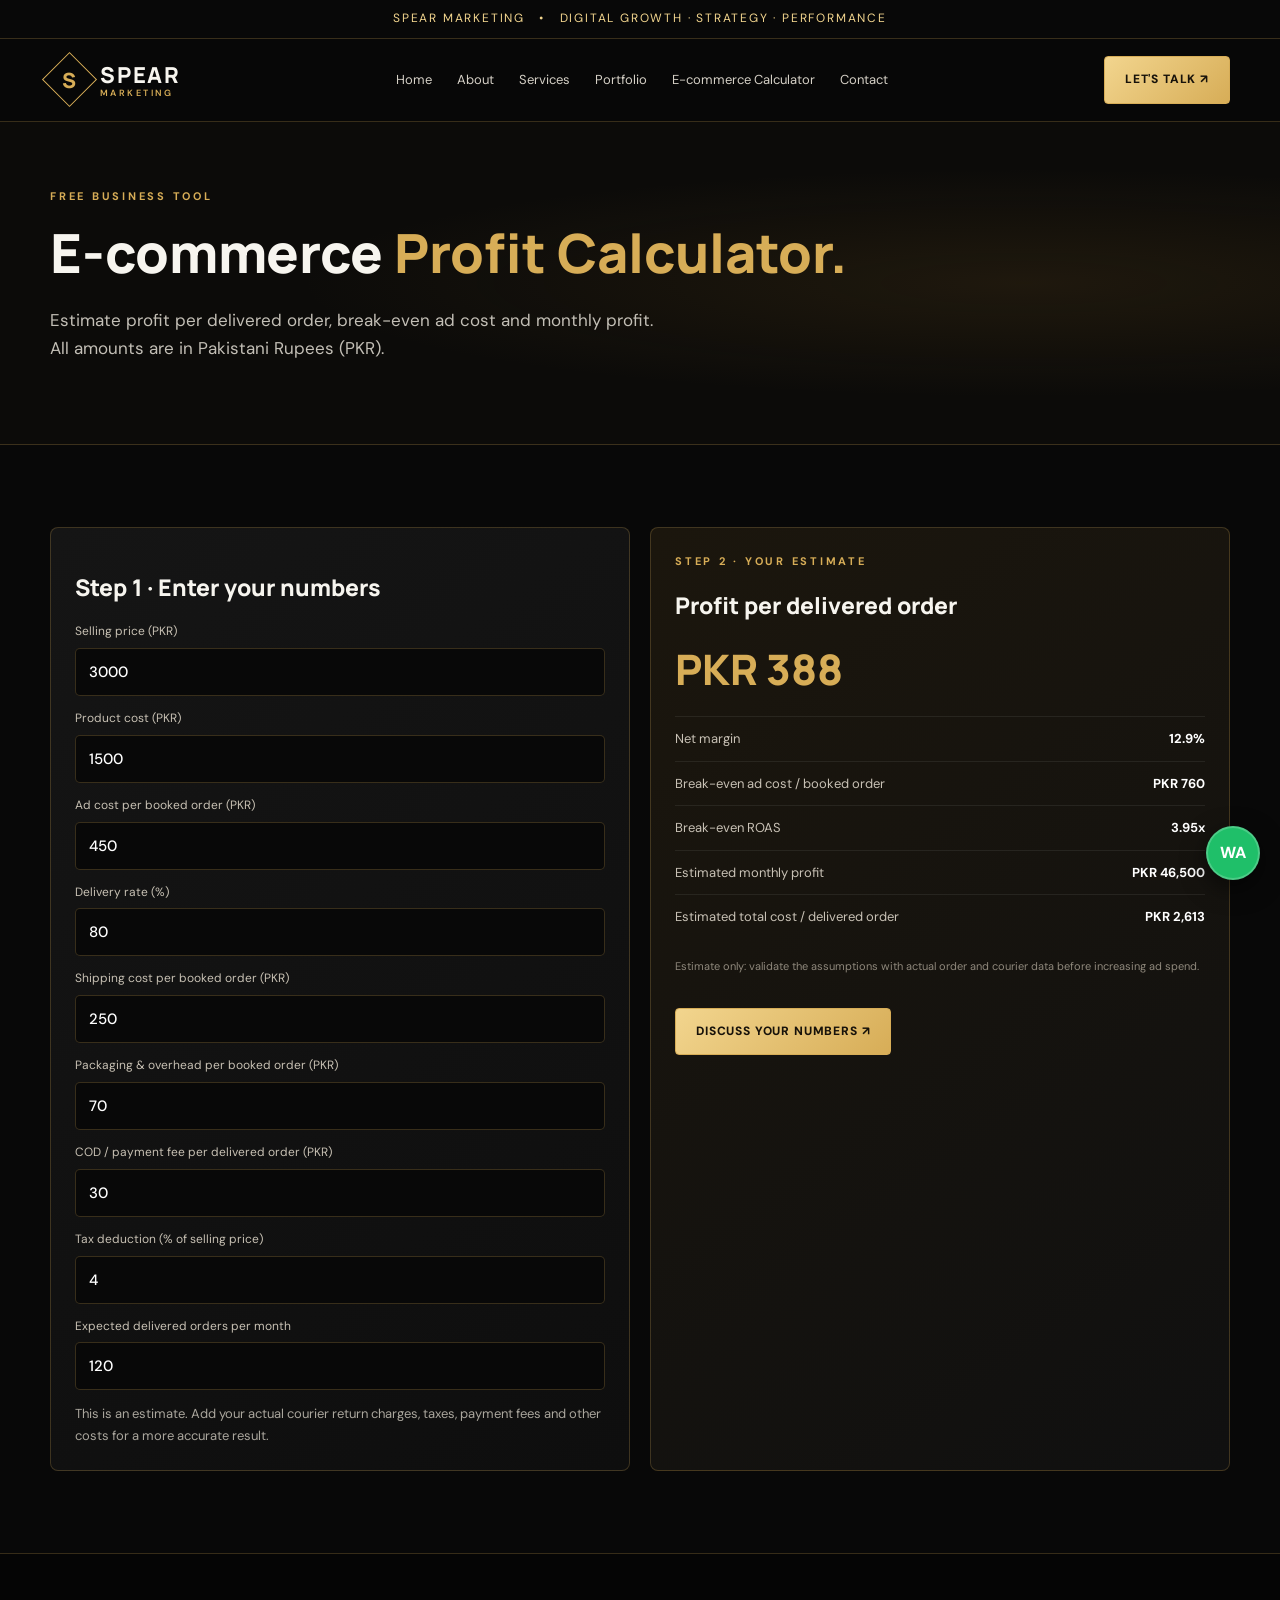
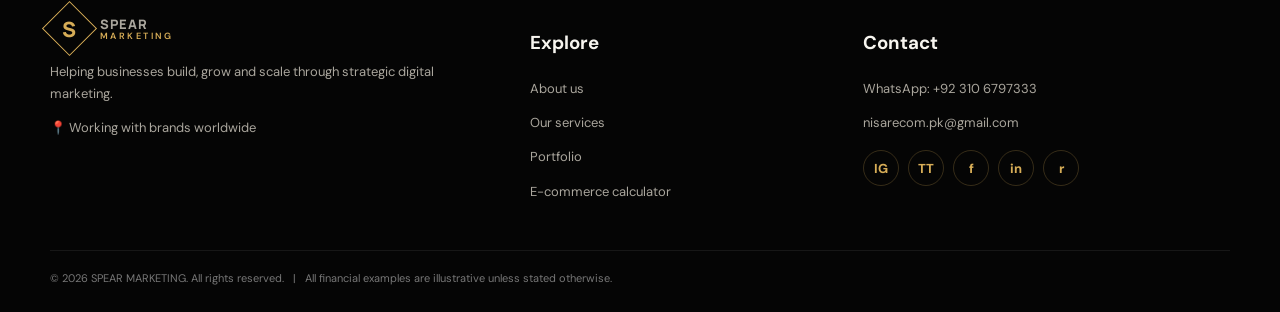
<file: calculator.html>
<!doctype html><html lang="en"><head><meta charset="utf-8"><meta name="viewport" content="width=device-width,initial-scale=1"><title>E-commerce Profit Calculator | SPEAR MARKETING</title><link rel="stylesheet" href="styles.css"></head><body>
<div class="topline">SPEAR MARKETING &nbsp; • &nbsp; DIGITAL GROWTH · STRATEGY · PERFORMANCE</div>
<header class="nav"><div class="wrap navin">
<a class="brand" href="index.html"><span class="brandmark"><span>S</span></span><span>SPEAR<small>MARKETING</small></span></a>
<button class="mobile-toggle" aria-label="Open menu" onclick="document.querySelector('.links').classList.toggle('open')">☰</button>
<nav class="links"><a href="index.html">Home</a><a href="about.html">About</a><a href="services.html">Services</a><a href="portfolio.html">Portfolio</a><a href="calculator.html">E-commerce Calculator</a><a href="contact.html">Contact</a></nav>
<a class="btn navcta" href="https://wa.me/923106797333?text=Hello%20SPEAR%20MARKETING%2C%20I%27d%20like%20to%20discuss%20my%20business." target="_blank" rel="noopener">Let's Talk ↗</a>
</div></header>
<section class="pagehero"><div class="wrap"><div class="eyebrow">Free business tool</div><h1>E-commerce <span class="gold">Profit Calculator.</span></h1><p class="lead">Estimate profit per delivered order, break-even ad cost and monthly profit. All amounts are in Pakistani Rupees (PKR).</p></div></section><section class="section"><div class="wrap calc-layout"><div class="card"><h2 style="font:800 23px Manrope">Step 1 · Enter your numbers</h2>
<div class="field"><label>Selling price (PKR)</label><input id="selling" type="number" min="0" value="3000"></div>
<div class="field"><label>Product cost (PKR)</label><input id="product" type="number" min="0" value="1500"></div>
<div class="field"><label>Ad cost per booked order (PKR)</label><input id="ads" type="number" min="0" value="450"></div>
<div class="field"><label>Delivery rate (%)</label><input id="delivery" type="number" min="1" max="100" value="80"></div>
<div class="field"><label>Shipping cost per booked order (PKR)</label><input id="shipping" type="number" min="0" value="250"></div>
<div class="field"><label>Packaging & overhead per booked order (PKR)</label><input id="overhead" type="number" min="0" value="70"></div>
<div class="field"><label>COD / payment fee per delivered order (PKR)</label><input id="fee" type="number" min="0" value="30"></div>
<div class="field"><label>Tax deduction (% of selling price)</label><input id="tax" type="number" min="0" max="100" value="4"></div>
<div class="field"><label>Expected delivered orders per month</label><input id="orders" type="number" min="0" value="120"></div>
<p class="note">This is an estimate. Add your actual courier return charges, taxes, payment fees and other costs for a more accurate result.</p></div>
<div class="result"><div class="eyebrow">Step 2 · Your estimate</div><h2 style="font:800 23px Manrope">Profit per delivered order</h2><div class="big-result" id="profit">PKR 0</div>
<div class="resultrow"><span>Net margin</span><b id="margin">0%</b></div><div class="resultrow"><span>Break-even ad cost / booked order</span><b id="breakEven">PKR 0</b></div><div class="resultrow"><span>Break-even ROAS</span><b id="roas">0.00x</b></div><div class="resultrow"><span>Estimated monthly profit</span><b id="monthly">PKR 0</b></div><div class="resultrow"><span>Estimated total cost / delivered order</span><b id="totalcost">PKR 0</b></div><p class="note" id="warning" style="margin-top:18px">Change any value to update the estimate instantly.</p><a class="btn" style="margin-top:22px" href="https://wa.me/923106797333?text=Hello%20SPEAR%20MARKETING%2C%20I%27d%20like%20to%20discuss%20my%20business." target="_blank">Discuss Your Numbers ↗</a></div></div></section>
<footer class="footer"><div class="wrap"><div class="footer-grid">
<div><a class="brand" href="index.html"><span class="brandmark"><span>S</span></span><span>SPEAR<small>MARKETING</small></span></a><p>Helping businesses build, grow and scale through strategic digital marketing.</p><p>📍 Working with brands worldwide</p></div>
<div><h3>Explore</h3><p><a href="about.html">About us</a></p><p><a href="services.html">Our services</a></p><p><a href="portfolio.html">Portfolio</a></p><p><a href="calculator.html">E-commerce calculator</a></p></div>
<div><h3>Contact</h3><p><a href="https://wa.me/923106797333?text=Hello%20SPEAR%20MARKETING%2C%20I%27d%20like%20to%20discuss%20my%20business." target="_blank">WhatsApp: +92 310 6797333</a></p><p><a href="mailto:nisarecom.pk@gmail.com">nisarecom.pk@gmail.com</a></p><div class="socials"><a class="social" href="https://www.instagram.com/nisarecom12?psln=MXdkYzdqdjZ5NmF3eg%3D%3D&utm_source=qr" target="_blank" rel="noopener" aria-label="Instagram" title="Instagram">IG</a><a class="social" href="https://www.tiktok.com/@nisaresggk2?_r=1&_t=ZN-9BBRalmDJyA" target="_blank" rel="noopener" aria-label="TikTok" title="TikTok">TT</a><a class="social" href="https://www.facebook.com/share/1CEMKwUe55/?mibextid=wwXIfr" target="_blank" rel="noopener" aria-label="Facebook" title="Facebook">f</a><a class="social" href="https://www.linkedin.com/in/nisar-ali-ahmad-375944449?utm_source=share_via&utm_content=profile&utm_medium=member_android" target="_blank" rel="noopener" aria-label="LinkedIn" title="LinkedIn">in</a><a class="social" href="https://www.reddit.com/u/nisar011/s/bb8wzmJRnW" target="_blank" rel="noopener" aria-label="Reddit" title="Reddit">r</a></div></div>
</div><div class="footbottom">© 2026 SPEAR MARKETING. All rights reserved. &nbsp; | &nbsp; All financial examples are illustrative unless stated otherwise.</div></div></footer>
<a href="https://wa.me/923106797333?text=Hello%20SPEAR%20MARKETING%2C%20I%27d%20like%20to%20discuss%20my%20business." target="_blank" rel="noopener" class="whatsapp-float" aria-label="Chat on WhatsApp">WA</a>
<script src="script.js"></script></body></html>
</file>
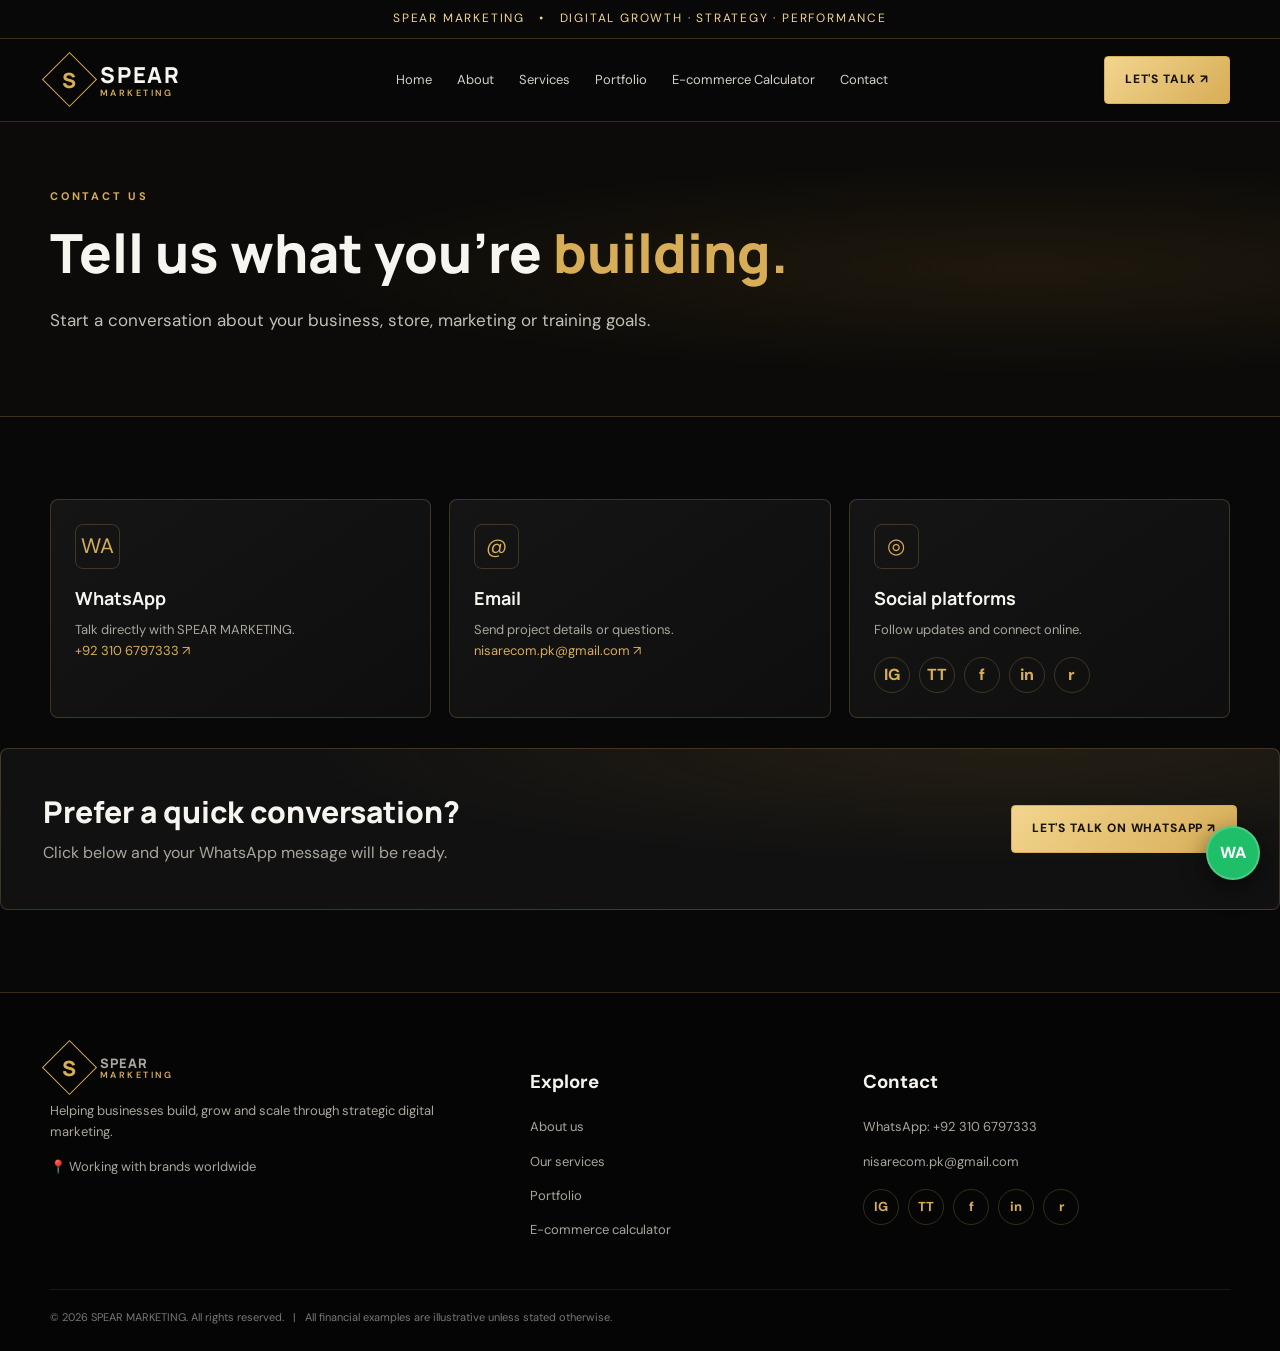
<file: contact.html>
<!doctype html><html lang="en"><head><meta charset="utf-8"><meta name="viewport" content="width=device-width,initial-scale=1"><title>Contact | SPEAR MARKETING</title><link rel="stylesheet" href="styles.css"></head><body>
<div class="topline">SPEAR MARKETING &nbsp; • &nbsp; DIGITAL GROWTH · STRATEGY · PERFORMANCE</div>
<header class="nav"><div class="wrap navin">
<a class="brand" href="index.html"><span class="brandmark"><span>S</span></span><span>SPEAR<small>MARKETING</small></span></a>
<button class="mobile-toggle" aria-label="Open menu" onclick="document.querySelector('.links').classList.toggle('open')">☰</button>
<nav class="links"><a href="index.html">Home</a><a href="about.html">About</a><a href="services.html">Services</a><a href="portfolio.html">Portfolio</a><a href="calculator.html">E-commerce Calculator</a><a href="contact.html">Contact</a></nav>
<a class="btn navcta" href="https://wa.me/923106797333?text=Hello%20SPEAR%20MARKETING%2C%20I%27d%20like%20to%20discuss%20my%20business." target="_blank" rel="noopener">Let's Talk ↗</a>
</div></header>
<section class="pagehero"><div class="wrap"><div class="eyebrow">Contact us</div><h1>Tell us what you're <span class="gold">building.</span></h1><p class="lead">Start a conversation about your business, store, marketing or training goals.</p></div></section><section class="section"><div class="wrap grid cols3"><article class="card"><div class="iconbox">WA</div><h3>WhatsApp</h3><p>Talk directly with SPEAR MARKETING.</p><p><a class="gold" href="https://wa.me/923106797333?text=Hello%20SPEAR%20MARKETING%2C%20I%27d%20like%20to%20discuss%20my%20business." target="_blank">+92 310 6797333 ↗</a></p></article><article class="card"><div class="iconbox">@</div><h3>Email</h3><p>Send project details or questions.</p><p><a class="gold" href="mailto:nisarecom.pk@gmail.com">nisarecom.pk@gmail.com ↗</a></p></article><article class="card"><div class="iconbox">◎</div><h3>Social platforms</h3><p>Follow updates and connect online.</p><div class="socials"><a class="social" href="https://www.instagram.com/nisarecom12?psln=MXdkYzdqdjZ5NmF3eg%3D%3D&utm_source=qr" target="_blank" rel="noopener" aria-label="Instagram" title="Instagram">IG</a><a class="social" href="https://www.tiktok.com/@nisaresggk2?_r=1&_t=ZN-9BBRalmDJyA" target="_blank" rel="noopener" aria-label="TikTok" title="TikTok">TT</a><a class="social" href="https://www.facebook.com/share/1CEMKwUe55/?mibextid=wwXIfr" target="_blank" rel="noopener" aria-label="Facebook" title="Facebook">f</a><a class="social" href="https://www.linkedin.com/in/nisar-ali-ahmad-375944449?utm_source=share_via&utm_content=profile&utm_medium=member_android" target="_blank" rel="noopener" aria-label="LinkedIn" title="LinkedIn">in</a><a class="social" href="https://www.reddit.com/u/nisar011/s/bb8wzmJRnW" target="_blank" rel="noopener" aria-label="Reddit" title="Reddit">r</a></div></article></div><div class="cta" style="margin-top:30px"><div><h2>Prefer a quick conversation?</h2><p style="color:var(--muted);margin:0">Click below and your WhatsApp message will be ready.</p></div><a class="btn" href="https://wa.me/923106797333?text=Hello%20SPEAR%20MARKETING%2C%20I%27d%20like%20to%20discuss%20my%20business." target="_blank">Let's Talk on WhatsApp ↗</a></div></div></section>
<footer class="footer"><div class="wrap"><div class="footer-grid">
<div><a class="brand" href="index.html"><span class="brandmark"><span>S</span></span><span>SPEAR<small>MARKETING</small></span></a><p>Helping businesses build, grow and scale through strategic digital marketing.</p><p>📍 Working with brands worldwide</p></div>
<div><h3>Explore</h3><p><a href="about.html">About us</a></p><p><a href="services.html">Our services</a></p><p><a href="portfolio.html">Portfolio</a></p><p><a href="calculator.html">E-commerce calculator</a></p></div>
<div><h3>Contact</h3><p><a href="https://wa.me/923106797333?text=Hello%20SPEAR%20MARKETING%2C%20I%27d%20like%20to%20discuss%20my%20business." target="_blank">WhatsApp: +92 310 6797333</a></p><p><a href="mailto:nisarecom.pk@gmail.com">nisarecom.pk@gmail.com</a></p><div class="socials"><a class="social" href="https://www.instagram.com/nisarecom12?psln=MXdkYzdqdjZ5NmF3eg%3D%3D&utm_source=qr" target="_blank" rel="noopener" aria-label="Instagram" title="Instagram">IG</a><a class="social" href="https://www.tiktok.com/@nisaresggk2?_r=1&_t=ZN-9BBRalmDJyA" target="_blank" rel="noopener" aria-label="TikTok" title="TikTok">TT</a><a class="social" href="https://www.facebook.com/share/1CEMKwUe55/?mibextid=wwXIfr" target="_blank" rel="noopener" aria-label="Facebook" title="Facebook">f</a><a class="social" href="https://www.linkedin.com/in/nisar-ali-ahmad-375944449?utm_source=share_via&utm_content=profile&utm_medium=member_android" target="_blank" rel="noopener" aria-label="LinkedIn" title="LinkedIn">in</a><a class="social" href="https://www.reddit.com/u/nisar011/s/bb8wzmJRnW" target="_blank" rel="noopener" aria-label="Reddit" title="Reddit">r</a></div></div>
</div><div class="footbottom">© 2026 SPEAR MARKETING. All rights reserved. &nbsp; | &nbsp; All financial examples are illustrative unless stated otherwise.</div></div></footer>
<a href="https://wa.me/923106797333?text=Hello%20SPEAR%20MARKETING%2C%20I%27d%20like%20to%20discuss%20my%20business." target="_blank" rel="noopener" class="whatsapp-float" aria-label="Chat on WhatsApp">WA</a>
<script src="script.js"></script></body></html>
</file>
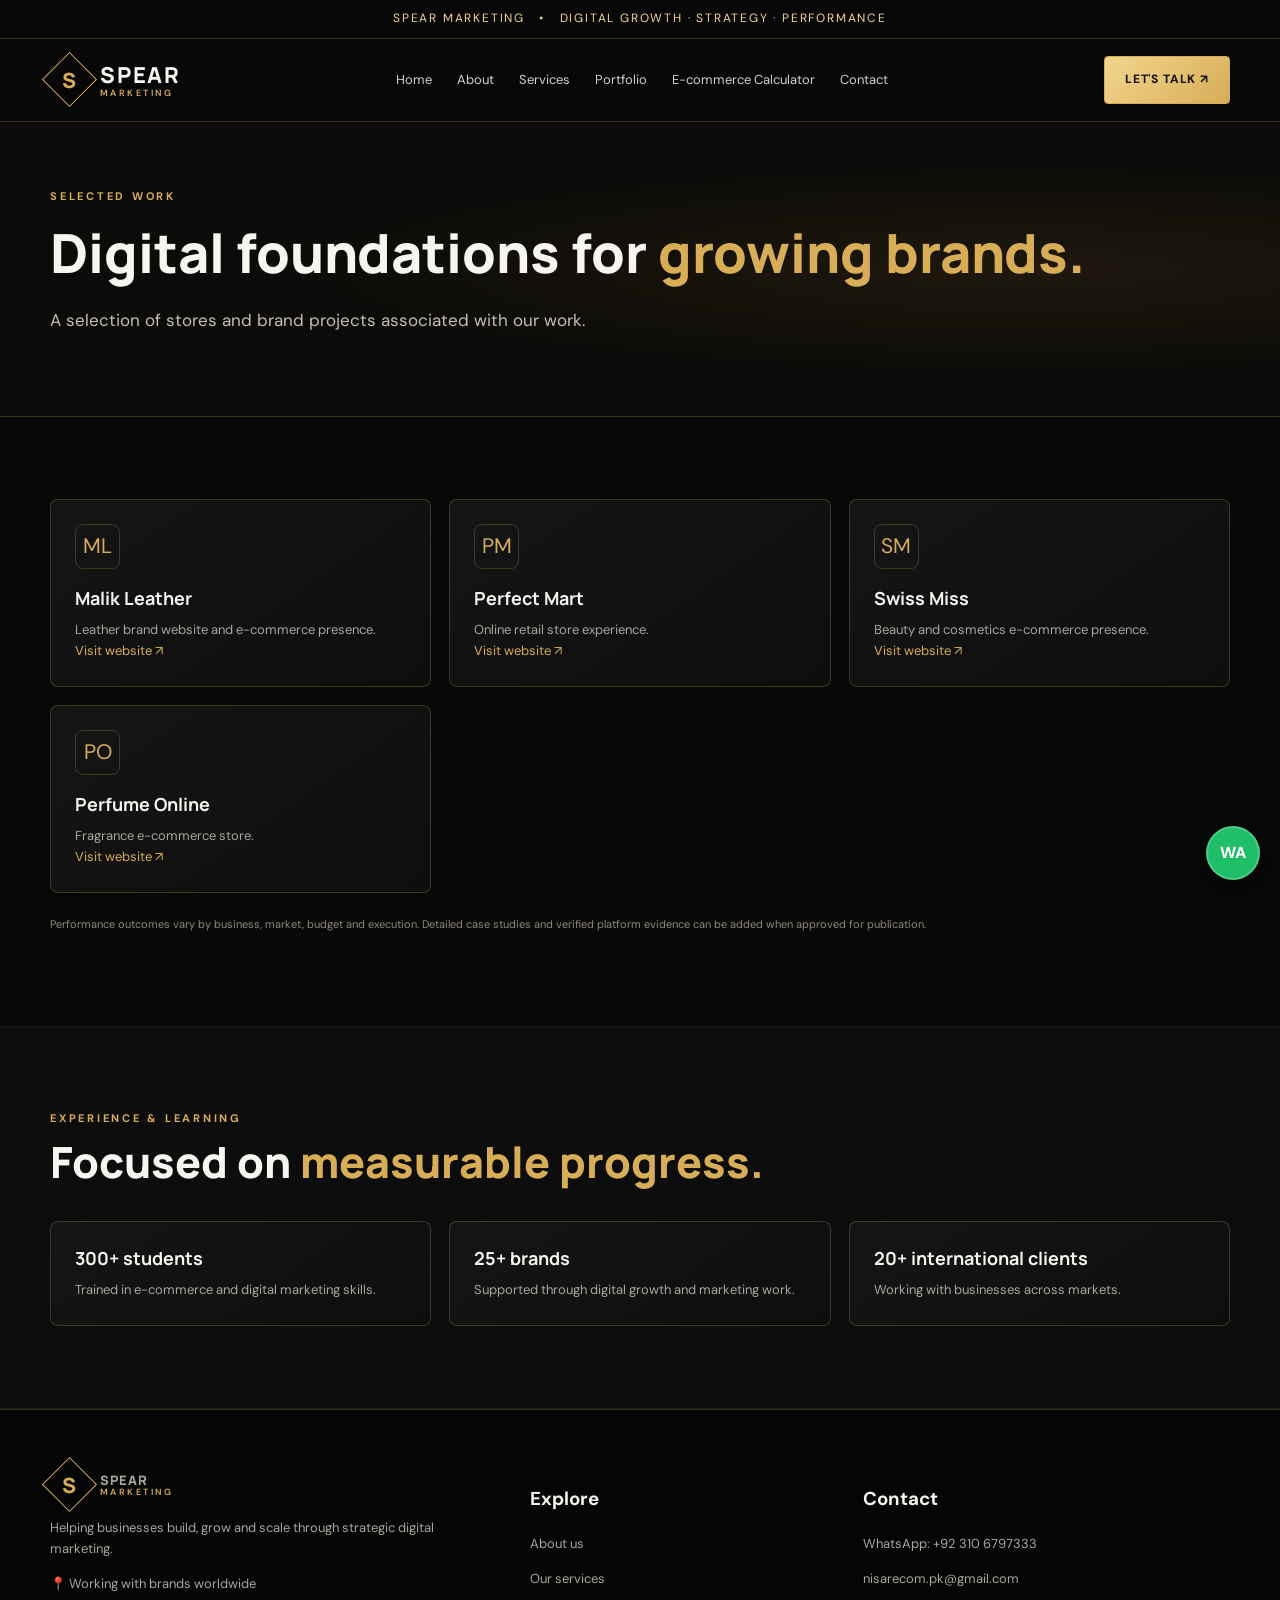
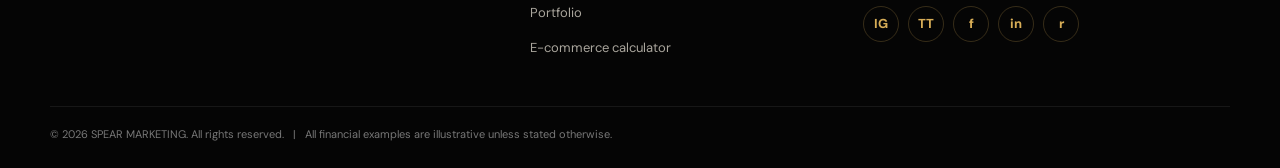
<file: portfolio.html>
<!doctype html><html lang="en"><head><meta charset="utf-8"><meta name="viewport" content="width=device-width,initial-scale=1"><title>Portfolio | SPEAR MARKETING</title><link rel="stylesheet" href="styles.css"></head><body>
<div class="topline">SPEAR MARKETING &nbsp; • &nbsp; DIGITAL GROWTH · STRATEGY · PERFORMANCE</div>
<header class="nav"><div class="wrap navin">
<a class="brand" href="index.html"><span class="brandmark"><span>S</span></span><span>SPEAR<small>MARKETING</small></span></a>
<button class="mobile-toggle" aria-label="Open menu" onclick="document.querySelector('.links').classList.toggle('open')">☰</button>
<nav class="links"><a href="index.html">Home</a><a href="about.html">About</a><a href="services.html">Services</a><a href="portfolio.html">Portfolio</a><a href="calculator.html">E-commerce Calculator</a><a href="contact.html">Contact</a></nav>
<a class="btn navcta" href="https://wa.me/923106797333?text=Hello%20SPEAR%20MARKETING%2C%20I%27d%20like%20to%20discuss%20my%20business." target="_blank" rel="noopener">Let's Talk ↗</a>
</div></header>
<section class="pagehero"><div class="wrap"><div class="eyebrow">Selected work</div><h1>Digital foundations for <span class="gold">growing brands.</span></h1><p class="lead">A selection of stores and brand projects associated with our work.</p></div></section><section class="section"><div class="wrap"><div class="grid cols3"><article class="card"><div class="iconbox">ML</div><h3>Malik Leather</h3><p>Leather brand website and e-commerce presence.</p><p><a class="gold" href="https://malikleather.online" target="_blank" rel="noopener">Visit website ↗</a></p></article><article class="card"><div class="iconbox">PM</div><h3>Perfect Mart</h3><p>Online retail store experience.</p><p><a class="gold" href="https://perfectmart.online" target="_blank" rel="noopener">Visit website ↗</a></p></article><article class="card"><div class="iconbox">SM</div><h3>Swiss Miss</h3><p>Beauty and cosmetics e-commerce presence.</p><p><a class="gold" href="https://swissmiss.pk" target="_blank" rel="noopener">Visit website ↗</a></p></article><article class="card"><div class="iconbox">PO</div><h3>Perfume Online</h3><p>Fragrance e-commerce store.</p><p><a class="gold" href="https://perfumeonline.pk" target="_blank" rel="noopener">Visit website ↗</a></p></article></div><p class="note" style="margin-top:22px">Performance outcomes vary by business, market, budget and execution. Detailed case studies and verified platform evidence can be added when approved for publication.</p></div></section><section class="section alt"><div class="wrap"><div class="section-head"><div class="eyebrow">Experience & learning</div><h2>Focused on <span class="gold">measurable progress.</span></h2></div><div class="grid cols3"><article class="card"><h3>300+ students</h3><p>Trained in e-commerce and digital marketing skills.</p></article><article class="card"><h3>25+ brands</h3><p>Supported through digital growth and marketing work.</p></article><article class="card"><h3>20+ international clients</h3><p>Working with businesses across markets.</p></article></div></div></section>
<footer class="footer"><div class="wrap"><div class="footer-grid">
<div><a class="brand" href="index.html"><span class="brandmark"><span>S</span></span><span>SPEAR<small>MARKETING</small></span></a><p>Helping businesses build, grow and scale through strategic digital marketing.</p><p>📍 Working with brands worldwide</p></div>
<div><h3>Explore</h3><p><a href="about.html">About us</a></p><p><a href="services.html">Our services</a></p><p><a href="portfolio.html">Portfolio</a></p><p><a href="calculator.html">E-commerce calculator</a></p></div>
<div><h3>Contact</h3><p><a href="https://wa.me/923106797333?text=Hello%20SPEAR%20MARKETING%2C%20I%27d%20like%20to%20discuss%20my%20business." target="_blank">WhatsApp: +92 310 6797333</a></p><p><a href="mailto:nisarecom.pk@gmail.com">nisarecom.pk@gmail.com</a></p><div class="socials"><a class="social" href="https://www.instagram.com/nisarecom12?psln=MXdkYzdqdjZ5NmF3eg%3D%3D&utm_source=qr" target="_blank" rel="noopener" aria-label="Instagram" title="Instagram">IG</a><a class="social" href="https://www.tiktok.com/@nisaresggk2?_r=1&_t=ZN-9BBRalmDJyA" target="_blank" rel="noopener" aria-label="TikTok" title="TikTok">TT</a><a class="social" href="https://www.facebook.com/share/1CEMKwUe55/?mibextid=wwXIfr" target="_blank" rel="noopener" aria-label="Facebook" title="Facebook">f</a><a class="social" href="https://www.linkedin.com/in/nisar-ali-ahmad-375944449?utm_source=share_via&utm_content=profile&utm_medium=member_android" target="_blank" rel="noopener" aria-label="LinkedIn" title="LinkedIn">in</a><a class="social" href="https://www.reddit.com/u/nisar011/s/bb8wzmJRnW" target="_blank" rel="noopener" aria-label="Reddit" title="Reddit">r</a></div></div>
</div><div class="footbottom">© 2026 SPEAR MARKETING. All rights reserved. &nbsp; | &nbsp; All financial examples are illustrative unless stated otherwise.</div></div></footer>
<a href="https://wa.me/923106797333?text=Hello%20SPEAR%20MARKETING%2C%20I%27d%20like%20to%20discuss%20my%20business." target="_blank" rel="noopener" class="whatsapp-float" aria-label="Chat on WhatsApp">WA</a>
<script src="script.js"></script></body></html>
</file>
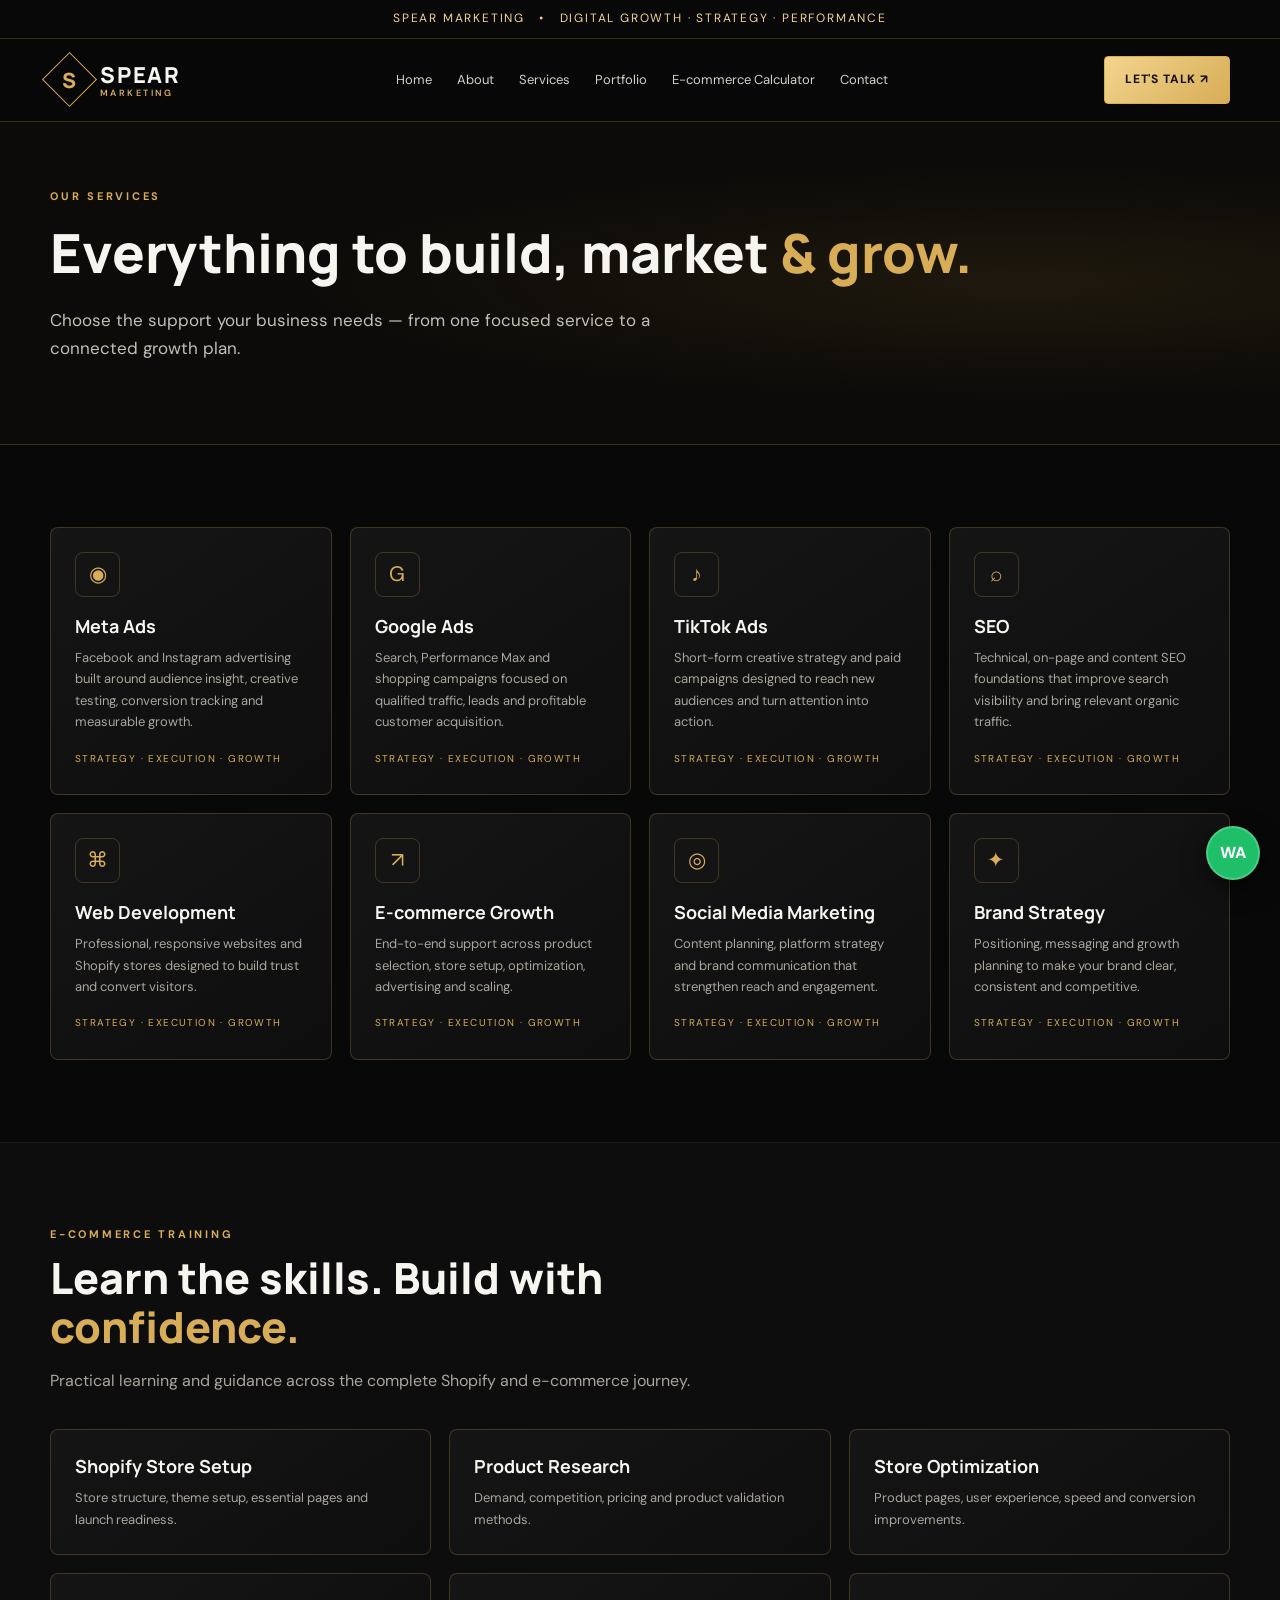
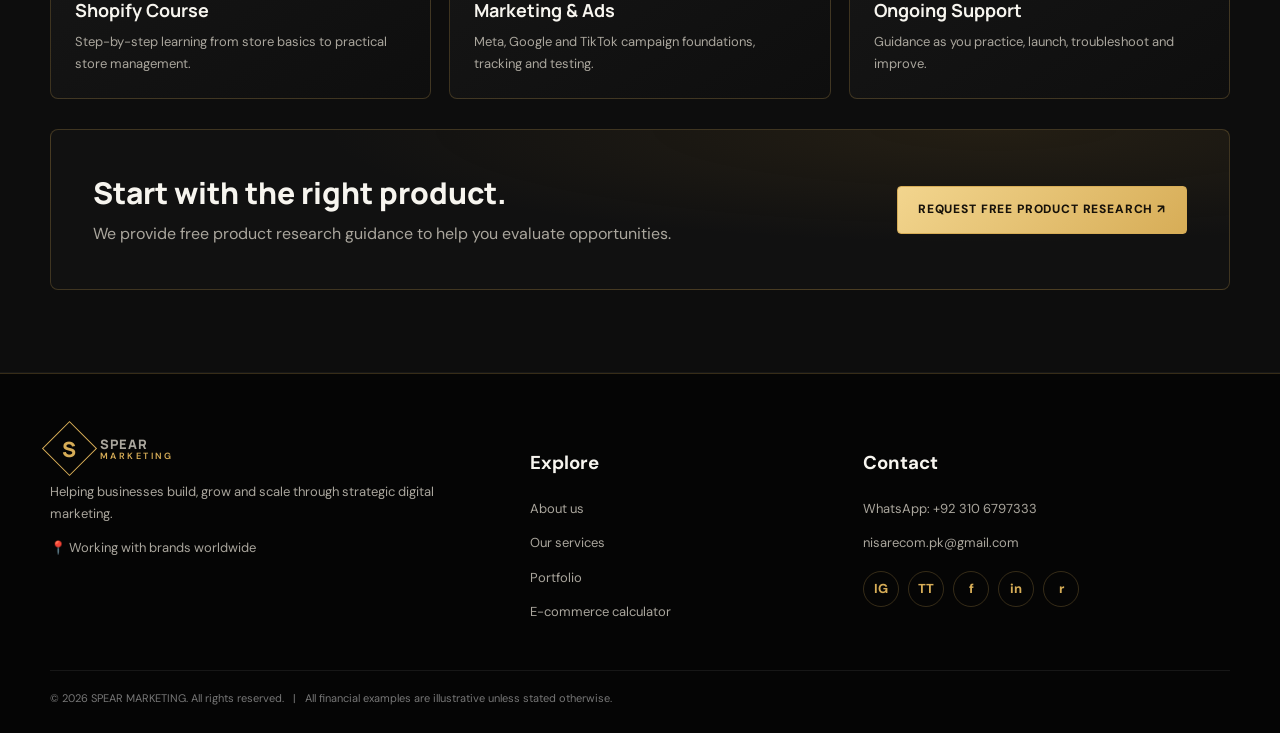
<file: services.html>
<!doctype html><html lang="en"><head><meta charset="utf-8"><meta name="viewport" content="width=device-width,initial-scale=1"><title>Services | SPEAR MARKETING</title><link rel="stylesheet" href="styles.css"></head><body>
<div class="topline">SPEAR MARKETING &nbsp; • &nbsp; DIGITAL GROWTH · STRATEGY · PERFORMANCE</div>
<header class="nav"><div class="wrap navin">
<a class="brand" href="index.html"><span class="brandmark"><span>S</span></span><span>SPEAR<small>MARKETING</small></span></a>
<button class="mobile-toggle" aria-label="Open menu" onclick="document.querySelector('.links').classList.toggle('open')">☰</button>
<nav class="links"><a href="index.html">Home</a><a href="about.html">About</a><a href="services.html">Services</a><a href="portfolio.html">Portfolio</a><a href="calculator.html">E-commerce Calculator</a><a href="contact.html">Contact</a></nav>
<a class="btn navcta" href="https://wa.me/923106797333?text=Hello%20SPEAR%20MARKETING%2C%20I%27d%20like%20to%20discuss%20my%20business." target="_blank" rel="noopener">Let's Talk ↗</a>
</div></header>
<section class="pagehero"><div class="wrap"><div class="eyebrow">Our services</div><h1>Everything to build, market <span class="gold">& grow.</span></h1><p class="lead">Choose the support your business needs — from one focused service to a connected growth plan.</p></div></section><section class="section"><div class="wrap"><div class="grid cols4"><article class="card service-card"><div class="iconbox">◉</div><h3>Meta Ads</h3><p>Facebook and Instagram advertising built around audience insight, creative testing, conversion tracking and measurable growth.</p><span class="tag">Strategy · Execution · Growth</span></article><article class="card service-card"><div class="iconbox">G</div><h3>Google Ads</h3><p>Search, Performance Max and shopping campaigns focused on qualified traffic, leads and profitable customer acquisition.</p><span class="tag">Strategy · Execution · Growth</span></article><article class="card service-card"><div class="iconbox">♪</div><h3>TikTok Ads</h3><p>Short-form creative strategy and paid campaigns designed to reach new audiences and turn attention into action.</p><span class="tag">Strategy · Execution · Growth</span></article><article class="card service-card"><div class="iconbox">⌕</div><h3>SEO</h3><p>Technical, on-page and content SEO foundations that improve search visibility and bring relevant organic traffic.</p><span class="tag">Strategy · Execution · Growth</span></article><article class="card service-card"><div class="iconbox">⌘</div><h3>Web Development</h3><p>Professional, responsive websites and Shopify stores designed to build trust and convert visitors.</p><span class="tag">Strategy · Execution · Growth</span></article><article class="card service-card"><div class="iconbox">↗</div><h3>E-commerce Growth</h3><p>End-to-end support across product selection, store setup, optimization, advertising and scaling.</p><span class="tag">Strategy · Execution · Growth</span></article><article class="card service-card"><div class="iconbox">◎</div><h3>Social Media Marketing</h3><p>Content planning, platform strategy and brand communication that strengthen reach and engagement.</p><span class="tag">Strategy · Execution · Growth</span></article><article class="card service-card"><div class="iconbox">✦</div><h3>Brand Strategy</h3><p>Positioning, messaging and growth planning to make your brand clear, consistent and competitive.</p><span class="tag">Strategy · Execution · Growth</span></article></div></div></section><section class="section alt" id="training"><div class="wrap"><div class="section-head"><div class="eyebrow">E-commerce training</div><h2>Learn the skills. Build with <span class="gold">confidence.</span></h2><p>Practical learning and guidance across the complete Shopify and e-commerce journey.</p></div><div class="grid cols3"><article class="card"><h3>Shopify Store Setup</h3><p>Store structure, theme setup, essential pages and launch readiness.</p></article><article class="card"><h3>Product Research</h3><p>Demand, competition, pricing and product validation methods.</p></article><article class="card"><h3>Store Optimization</h3><p>Product pages, user experience, speed and conversion improvements.</p></article><article class="card"><h3>Shopify Course</h3><p>Step-by-step learning from store basics to practical store management.</p></article><article class="card"><h3>Marketing & Ads</h3><p>Meta, Google and TikTok campaign foundations, tracking and testing.</p></article><article class="card"><h3>Ongoing Support</h3><p>Guidance as you practice, launch, troubleshoot and improve.</p></article></div><div class="cta" style="margin-top:30px"><div><h2>Start with the right product.</h2><p style="color:var(--muted);margin:0">We provide free product research guidance to help you evaluate opportunities.</p></div><a class="btn" href="https://wa.me/923106797333?text=Hello%20SPEAR%20MARKETING%2C%20I%27d%20like%20to%20discuss%20my%20business." target="_blank">Request Free Product Research ↗</a></div></div></section>
<footer class="footer"><div class="wrap"><div class="footer-grid">
<div><a class="brand" href="index.html"><span class="brandmark"><span>S</span></span><span>SPEAR<small>MARKETING</small></span></a><p>Helping businesses build, grow and scale through strategic digital marketing.</p><p>📍 Working with brands worldwide</p></div>
<div><h3>Explore</h3><p><a href="about.html">About us</a></p><p><a href="services.html">Our services</a></p><p><a href="portfolio.html">Portfolio</a></p><p><a href="calculator.html">E-commerce calculator</a></p></div>
<div><h3>Contact</h3><p><a href="https://wa.me/923106797333?text=Hello%20SPEAR%20MARKETING%2C%20I%27d%20like%20to%20discuss%20my%20business." target="_blank">WhatsApp: +92 310 6797333</a></p><p><a href="mailto:nisarecom.pk@gmail.com">nisarecom.pk@gmail.com</a></p><div class="socials"><a class="social" href="https://www.instagram.com/nisarecom12?psln=MXdkYzdqdjZ5NmF3eg%3D%3D&utm_source=qr" target="_blank" rel="noopener" aria-label="Instagram" title="Instagram">IG</a><a class="social" href="https://www.tiktok.com/@nisaresggk2?_r=1&_t=ZN-9BBRalmDJyA" target="_blank" rel="noopener" aria-label="TikTok" title="TikTok">TT</a><a class="social" href="https://www.facebook.com/share/1CEMKwUe55/?mibextid=wwXIfr" target="_blank" rel="noopener" aria-label="Facebook" title="Facebook">f</a><a class="social" href="https://www.linkedin.com/in/nisar-ali-ahmad-375944449?utm_source=share_via&utm_content=profile&utm_medium=member_android" target="_blank" rel="noopener" aria-label="LinkedIn" title="LinkedIn">in</a><a class="social" href="https://www.reddit.com/u/nisar011/s/bb8wzmJRnW" target="_blank" rel="noopener" aria-label="Reddit" title="Reddit">r</a></div></div>
</div><div class="footbottom">© 2026 SPEAR MARKETING. All rights reserved. &nbsp; | &nbsp; All financial examples are illustrative unless stated otherwise.</div></div></footer>
<a href="https://wa.me/923106797333?text=Hello%20SPEAR%20MARKETING%2C%20I%27d%20like%20to%20discuss%20my%20business." target="_blank" rel="noopener" class="whatsapp-float" aria-label="Chat on WhatsApp">WA</a>
<script src="script.js"></script></body></html>
</file>
<file: styles.css>
@import url('https://fonts.googleapis.com/css2?family=DM+Sans:wght@400;500;600;700&family=Manrope:wght@400;500;600;700;800&display=swap');
:root{--bg:#080808;--panel:#111111;--panel2:#171717;--gold:#d7ad57;--gold2:#f2d58e;--white:#f7f5ef;--muted:#aaa69d;--line:rgba(215,173,87,.23);--max:1180px}
*{box-sizing:border-box}html{scroll-behavior:smooth}body{margin:0;background:var(--bg);color:var(--white);font-family:'DM Sans',sans-serif;line-height:1.65}a{color:inherit;text-decoration:none}img{max-width:100%;display:block}.wrap{width:min(var(--max),calc(100% - 40px));margin:auto}.topline{border-bottom:1px solid var(--line);font-size:12px;color:var(--gold2);letter-spacing:.15em;text-align:center;padding:9px}.nav{position:sticky;top:0;z-index:20;background:rgba(8,8,8,.94);backdrop-filter:blur(16px);border-bottom:1px solid var(--line)}.navin{height:82px;display:flex;align-items:center;justify-content:space-between;gap:20px}.brand{display:flex;align-items:center;gap:11px;font:800 22px Manrope;letter-spacing:.08em}.brandmark{width:39px;height:39px;border:1px solid var(--gold);color:var(--gold);display:grid;place-items:center;transform:rotate(45deg);font:800 21px Manrope}.brandmark span{transform:rotate(-45deg)}.brand small{display:block;color:var(--gold);font:600 9px 'DM Sans';letter-spacing:.27em;margin-top:-3px}.links{display:flex;gap:25px;align-items:center;font-size:13px;color:#d5d0c6}.links a:hover,.links a.active{color:var(--gold)}.btn{display:inline-flex;align-items:center;justify-content:center;gap:9px;padding:13px 20px;border-radius:4px;background:linear-gradient(135deg,var(--gold2),var(--gold));color:#17120a;font-weight:800;font-size:12px;letter-spacing:.07em;text-transform:uppercase;border:1px solid var(--gold);transition:.2s}.btn:hover{transform:translateY(-2px);box-shadow:0 10px 28px #d7ad5733}.btn.outline{background:transparent;color:var(--gold2)}.hero{padding:86px 0 70px;position:relative;overflow:hidden;background:radial-gradient(ellipse at 78% 45%,#7c5a202b,transparent 38%),linear-gradient(110deg,#080808 45%,#151109)}.hero:after{content:"";position:absolute;right:-180px;top:-180px;width:540px;height:540px;border:1px solid #d7ad5722;transform:rotate(45deg);pointer-events:none}.eyebrow{color:var(--gold);font-size:11px;letter-spacing:.25em;text-transform:uppercase;font-weight:700}.hero-grid{display:grid;grid-template-columns:1.1fr .9fr;gap:50px;align-items:center}.hero h1{font:800 clamp(40px,6vw,70px)/1.08 Manrope;margin:18px 0}.hero h1 em{font-style:normal;color:var(--gold)}.lead{max-width:620px;color:#c3bfb6;font-size:17px}.actions{display:flex;gap:13px;flex-wrap:wrap;margin-top:28px}.hero-card{border:1px solid var(--line);padding:14px;border-radius:8px;background:linear-gradient(145deg,#211b10,#101010);box-shadow:0 25px 80px #000}.hero-art{min-height:360px;border:1px solid #d7ad5744;border-radius:6px;display:grid;place-items:center;position:relative;background:radial-gradient(circle,#60481d55,transparent 55%),#0d0c0a}.hero-art .bigmark{font:800 150px Manrope;color:#d7ad5720;letter-spacing:-.1em}.hero-art .orbit{position:absolute;inset:13%;border:1px solid #d7ad5755;border-radius:50%;transform:rotate(-25deg)}.hero-art .orbit.two{inset:23%;transform:rotate(35deg)}.hero-stat{position:absolute;bottom:22px;left:22px;right:22px;display:flex;justify-content:space-between;gap:10px}.hero-stat div{background:#080808d9;border:1px solid var(--line);padding:12px 14px;flex:1}.hero-stat b{display:block;color:var(--gold);font:800 22px Manrope}.hero-stat span{font-size:10px;color:var(--muted);letter-spacing:.08em;text-transform:uppercase}.section{padding:82px 0}.section.alt{background:#0d0d0d;border-block:1px solid #ffffff0b}.section-head{max-width:720px;margin-bottom:35px}.section-head h2{font:800 clamp(28px,4vw,43px)/1.15 Manrope;margin:10px 0}.section-head p{color:var(--muted)}.gold{color:var(--gold)}.grid{display:grid;gap:18px}.grid.cols3{grid-template-columns:repeat(3,1fr)}.grid.cols4{grid-template-columns:repeat(4,1fr)}.card{background:linear-gradient(145deg,#151515,#0e0e0e);border:1px solid var(--line);border-radius:8px;padding:24px;transition:.25s}.card:hover{transform:translateY(-4px);border-color:#d7ad5790}.iconbox{width:45px;height:45px;border-radius:8px;border:1px solid var(--line);display:grid;place-items:center;color:var(--gold);font-size:21px;margin-bottom:17px}.card h3{font:700 18px Manrope;margin:0 0 9px}.card p{font-size:13px;color:var(--muted);margin:0}.split{display:grid;grid-template-columns:.85fr 1.15fr;gap:55px;align-items:center}.ceo-photo{min-height:470px;background:linear-gradient(145deg,#2a2112,#111);border:1px solid var(--line);border-radius:8px;overflow:hidden;display:grid;place-items:center}.ceo-photo img,.team-photo img{width:100%;height:100%;object-fit:cover}.photo-placeholder{width:100%;height:100%;min-height:300px;display:grid;place-items:center;color:var(--gold);background:linear-gradient(145deg,#302515,#111);font:700 13px Manrope;letter-spacing:.1em;text-align:center;padding:25px}.bullets{display:grid;gap:12px;margin:24px 0}.bullets div:before{content:"✓";color:var(--gold);font-weight:800;margin-right:12px}.service-card{min-height:220px}.service-card .tag{display:inline-block;margin-top:18px;color:var(--gold);font-size:10px;letter-spacing:.14em;text-transform:uppercase}.platforms{display:flex;gap:10px;flex-wrap:wrap;margin-top:20px}.platform{padding:8px 12px;border:1px solid var(--line);border-radius:4px;color:var(--gold2);font-size:12px}.countries{display:grid;grid-template-columns:repeat(4,1fr);gap:12px}.country{padding:19px;border:1px solid var(--line);background:#101010;border-radius:6px;text-align:center}.country b{display:block;font:700 15px Manrope}.country span{font-size:10px;color:var(--muted);letter-spacing:.13em}.process{counter-reset:step}.process .card{position:relative;padding-top:58px}.process .card:before{counter-increment:step;content:"0" counter(step);position:absolute;top:20px;color:var(--gold);font:800 20px Manrope}.roadmap{display:grid;grid-template-columns:repeat(3,1fr);gap:14px}.roadmap .card{padding:20px}.roadmap b{color:var(--gold);font:700 13px Manrope}.roadmap p{margin-top:7px}.team-photo{height:260px;border-radius:6px;overflow:hidden;border:1px solid var(--line);margin-bottom:18px;background:#211b10}.team-card small{color:var(--gold);letter-spacing:.15em;text-transform:uppercase}.team-card h3{margin:6px 0}.cta{padding:42px;border:1px solid var(--line);background:radial-gradient(ellipse at 80% 0%,#795a202e,transparent 50%),#111;border-radius:8px;display:flex;justify-content:space-between;align-items:center;gap:25px}.cta h2{font:800 30px Manrope;margin:0 0 8px}.footer{padding:55px 0 25px;background:#050505;border-top:1px solid var(--line)}.footer-grid{display:grid;grid-template-columns:1.2fr .8fr 1fr;gap:40px}.footer p,.footer a{color:var(--muted);font-size:13px}.socials{display:flex;gap:9px;margin-top:17px}.social{width:36px;height:36px;border:1px solid var(--line);border-radius:50%;display:grid;place-items:center;color:var(--gold)!important;font-weight:800}.social:hover{background:var(--gold);color:#111!important}.footbottom{border-top:1px solid #ffffff12;margin-top:35px;padding-top:18px;color:#777;font-size:11px}.pagehero{padding:65px 0;background:radial-gradient(ellipse at 80%,#7c5a202b,transparent 50%),#0c0b09;border-bottom:1px solid var(--line)}.pagehero h1{font:800 clamp(36px,5vw,54px) Manrope;margin:10px 0}.calc-layout{display:grid;grid-template-columns:1fr 1fr;gap:20px}.field{margin:13px 0}.field label{display:block;font-size:12px;color:#c7c0b3;margin-bottom:6px}.field input,.field select{width:100%;padding:13px;background:#080808;border:1px solid var(--line);border-radius:5px;color:white;font:500 15px 'DM Sans'}.result{border:1px solid var(--line);border-radius:8px;padding:24px;background:linear-gradient(145deg,#1b160d,#101010)}.big-result{font:800 42px Manrope;color:var(--gold);margin:4px 0 18px}.resultrow{display:flex;justify-content:space-between;border-top:1px solid #ffffff12;padding:11px 0;font-size:13px;color:#c8c1b5}.resultrow b{color:white}.note{font-size:11px;color:#8f887c}.mobile-toggle{display:none}
@media(max-width:850px){.links{display:none;position:absolute;top:82px;left:0;right:0;background:#090909;padding:20px;flex-direction:column;border-bottom:1px solid var(--line)}.links.open{display:flex}.mobile-toggle{display:block;background:none;border:1px solid var(--line);color:var(--gold);padding:8px 12px}.nav .navcta{display:none}.hero-grid,.split,.calc-layout{grid-template-columns:1fr}.hero{padding:55px 0}.hero-art{min-height:300px}.grid.cols3{grid-template-columns:repeat(2,1fr)}.grid.cols4{grid-template-columns:repeat(2,1fr)}.countries{grid-template-columns:repeat(2,1fr)}.roadmap{grid-template-columns:repeat(2,1fr)}.footer-grid{grid-template-columns:1fr 1fr}.cta{display:block}.cta .btn{margin-top:20px}}
@media(max-width:540px){.wrap{width:min(100% - 28px,var(--max))}.navin{height:70px}.brand{font-size:18px}.links{top:70px}.hero h1{font-size:42px}.grid.cols3,.grid.cols4,.roadmap,.footer-grid{grid-template-columns:1fr}.section{padding:58px 0}.hero-stat{left:12px;right:12px;bottom:12px}.hero-stat div{padding:9px}.hero-stat b{font-size:17px}.hero-art{min-height:260px}.cta{padding:25px}.cta h2{font-size:25px}}
.whatsapp-float{position:fixed;right:20px;bottom:20px;z-index:30;width:54px;height:54px;border-radius:50%;background:#1fbf69;color:#fff;display:grid;place-items:center;font-weight:800;box-shadow:0 8px 25px #0008;border:2px solid #fff3}
</file>
